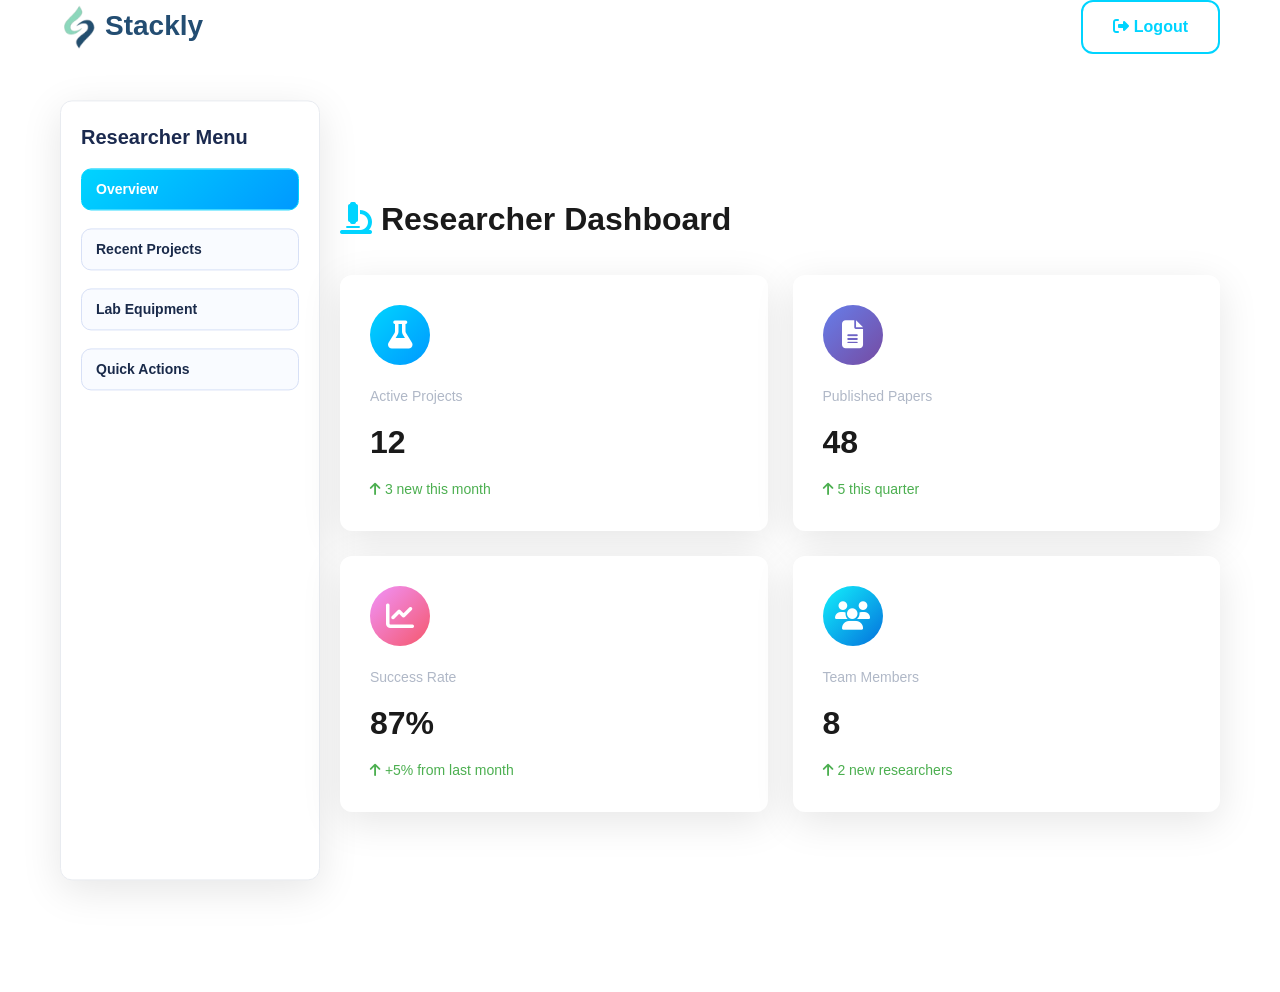
<file: dashboard-researcher.html>
<!DOCTYPE html>
<html lang="en">
<head>
    <meta charset="UTF-8">
    <meta name="viewport" content="width=device-width, initial-scale=1.0">
    <title>Stackly</title>

    <!-- CSS Libraries -->
    <link rel="stylesheet" href="https://cdnjs.cloudflare.com/ajax/libs/animate.css/4.1.1/animate.min.css">
    <link rel="stylesheet" href="https://unpkg.com/aos@2.3.1/dist/aos.css">
    <link rel="stylesheet" href="https://cdnjs.cloudflare.com/ajax/libs/font-awesome/6.4.0/css/all.min.css">

    <!-- Custom CSS -->
    <link rel="stylesheet" href="css/style.css">
</head>
<body class="dashboard">
    <!-- Dashboard Header -->
    <div class="dashboard-header">
        <div class="container">
            <div class="dashboard-nav">
                <div class="logo" data-aos="fade-right">
                        <a href="index.html">
                            <img src="images/logoimg.webp" alt="Stackly Logo" width="40px" height="30px">
                            <span style="color:#234D72;">Stackly</span>
                        </a>
                    </div>

                <div class="dashboard-user">
                   
                    <a href="index.html" class="btn btn-outline" style="margin-left: 20px;">
                        <i class="fas fa-sign-out-alt"></i> Logout
                    </a>
                </div>
            </div>
        </div>
    </div>

    <!-- Dashboard Content -->
    <div class="dashboard-content">
        <div class="container">
            <div class="dashboard-layout">
                <aside class="dashboard-sidebar">
                    <h2>Researcher Menu</h2>
                    <nav>
                        <button class="sidebar-item active" data-target="researcher-overview">Overview</button>
                        <button class="sidebar-item" data-target="researcher-projects">Recent Projects</button>
                        <button class="sidebar-item" data-target="researcher-equipment">Lab Equipment</button>
                        <button class="sidebar-item" data-target="researcher-actions">Quick Actions</button>
                    </nav>
                </aside>
                <main class="dashboard-main">
                    <section id="researcher-overview" class="dashboard-panel active">
                        <h1 style="margin-bottom: 30px; font-size: 32px;" data-aos="fade-up">
                            <i class="fas fa-microscope" style="color: var(--primary-color);"></i>
                            Researcher Dashboard
                        </h1>

                        <!-- Dashboard Cards -->
            <div class="dashboard-grid">
                <div class="dashboard-card" data-aos="fade-up">
                    <div class="card-icon">
                        <i class="fas fa-flask"></i>
                    </div>
                    <div class="card-title">Active Projects</div>
                    <div class="card-value">12</div>
                    <div class="card-change">
                        <i class="fas fa-arrow-up"></i> 3 new this month
                    </div>
                </div>

                <div class="dashboard-card" data-aos="fade-up" data-aos-delay="100">
                    <div class="card-icon" style="background: linear-gradient(135deg, #667eea 0%, #764ba2 100%);">
                        <i class="fas fa-file-alt"></i>
                    </div>
                    <div class="card-title">Published Papers</div>
                    <div class="card-value">48</div>
                    <div class="card-change">
                        <i class="fas fa-arrow-up"></i> 5 this quarter
                    </div>
                </div>

                <div class="dashboard-card" data-aos="fade-up" data-aos-delay="200">
                    <div class="card-icon" style="background: linear-gradient(135deg, #f093fb 0%, #f5576c 100%);">
                        <i class="fas fa-chart-line"></i>
                    </div>
                    <div class="card-title">Success Rate</div>
                    <div class="card-value">87%</div>
                    <div class="card-change">
                        <i class="fas fa-arrow-up"></i> +5% from last month
                    </div>
                </div>

                <div class="dashboard-card" data-aos="fade-up" data-aos-delay="300">
                    <div class="card-icon" style="background: linear-gradient(135deg, #13f1fc 0%, #0470dc 100%);">
                        <i class="fas fa-users"></i>
                    </div>
                    <div class="card-title">Team Members</div>
                    <div class="card-value">8</div>
                    <div class="card-change">
                        <i class="fas fa-arrow-up"></i> 2 new researchers
                    </div>
                </div>
            </div>
                    </section>

            <!-- Recent Projects Section -->
            <section id="researcher-projects" class="dashboard-panel" style="margin-top: 60px;">
                <h2 style="margin-bottom: 30px; font-size: 28px;" data-aos="fade-up">
                    <i class="fas fa-project-diagram" style="color: var(--primary-color);"></i>
                    Recent Projects
                </h2>

                <div class="dashboard-grid" style="grid-template-columns: repeat(auto-fit, minmax(320px, 1fr));">
                    <div class="dashboard-card" data-aos="fade-up">
                        <div style="display: flex; align-items: center; gap: 15px; margin-bottom: 20px;">
                            <div class="card-icon" style="margin-bottom: 0;">
                                <i class="fas fa-dna"></i>
                            </div>
                            <div>
                                <h3 style="margin-bottom: 5px;">Gene Therapy Research</h3>
                                <p style="color: var(--text-secondary); margin: 0; font-size: 14px;">Started: Jan 2024</p>
                            </div>
                        </div>
                        <p style="color: var(--text-secondary); margin-bottom: 15px;">Advanced CRISPR gene editing for hereditary diseases</p>
                        <div style="background: #e0e0e0; height: 8px; border-radius: 4px; overflow: hidden;">
                            <div style="background: var(--gradient-1); width: 75%; height: 100%;"></div>
                        </div>
                        <p style="margin-top: 10px; font-size: 14px; color: var(--text-secondary);">Progress: 75%</p>
                        <a href="404.html" class="btn btn-primary" style="margin-top: 15px; width: 100%;">View Details</a>
                    </div>

                    <div class="dashboard-card" data-aos="fade-up" data-aos-delay="100">
                        <div style="display: flex; align-items: center; gap: 15px; margin-bottom: 20px;">
                            <div class="card-icon" style="margin-bottom: 0; background: linear-gradient(135deg, #667eea 0%, #764ba2 100%);">
                                <i class="fas fa-pills"></i>
                            </div>
                            <div>
                                <h3 style="margin-bottom: 5px;">Drug Development</h3>
                                <p style="color: var(--text-secondary); margin: 0; font-size: 14px;">Started: Feb 2024</p>
                            </div>
                        </div>
                        <p style="color: var(--text-secondary); margin-bottom: 15px;">Novel antibiotic compound for resistant bacteria</p>
                        <div style="background: #e0e0e0; height: 8px; border-radius: 4px; overflow: hidden;">
                            <div style="background: linear-gradient(135deg, #667eea 0%, #764ba2 100%); width: 60%; height: 100%;"></div>
                        </div>
                        <p style="margin-top: 10px; font-size: 14px; color: var(--text-secondary);">Progress: 60%</p>
                        <a href="404.html" class="btn btn-primary" style="margin-top: 15px; width: 100%;">View Details</a>
                    </div>

                    <div class="dashboard-card" data-aos="fade-up" data-aos-delay="200">
                        <div style="display: flex; align-items: center; gap: 15px; margin-bottom: 20px;">
                            <div class="card-icon" style="margin-bottom: 0; background: linear-gradient(135deg, #f093fb 0%, #f5576c 100%);">
                                <i class="fas fa-virus"></i>
                            </div>
                            <div>
                                <h3 style="margin-bottom: 5px;">Vaccine Platform</h3>
                                <p style="color: var(--text-secondary); margin: 0; font-size: 14px;">Started: Mar 2024</p>
                            </div>
                        </div>
                        <p style="color: var(--text-secondary); margin-bottom: 15px;">mRNA-based rapid response vaccine technology</p>
                        <div style="background: #e0e0e0; height: 8px; border-radius: 4px; overflow: hidden;">
                            <div style="background: linear-gradient(135deg, #f093fb 0%, #f5576c 100%); width: 90%; height: 100%;"></div>
                        </div>
                        <p style="margin-top: 10px; font-size: 14px; color: var(--text-secondary);">Progress: 90%</p>
                        <a href="404.html" class="btn btn-primary" style="margin-top: 15px; width: 100%;">View Details</a>
                    </div>
                </div>
            </section>

            <!-- Lab Equipment Section -->
            <section id="researcher-equipment" class="dashboard-panel" style="margin-top: 60px;">
                <h2 style="margin-bottom: 30px; font-size: 28px;" data-aos="fade-up">
                    <i class="fas fa-vials" style="color: var(--primary-color);"></i>
                    Lab Equipment Status
                </h2>

                <div style="background: white; padding: 30px; border-radius: var(--border-radius); box-shadow: var(--box-shadow);" data-aos="fade-up">
                    <div style="display: grid; grid-template-columns: repeat(auto-fit, minmax(200px, 1fr)); gap: 20px;">
                        <div style="text-align: center; padding: 20px; border: 2px solid #e0e0e0; border-radius: var(--border-radius);">
                            <i class="fas fa-microscope" style="font-size: 36px; color: #4caf50; margin-bottom: 10px;"></i>
                            <h4>Microscope A</h4>
                            <p style="color: #4caf50; font-weight: 600; margin: 5px 0;">Available</p>
                        </div>
                        <div style="text-align: center; padding: 20px; border: 2px solid #e0e0e0; border-radius: var(--border-radius);">
                            <i class="fas fa-flask" style="font-size: 36px; color: #ff9800; margin-bottom: 10px;"></i>
                            <h4>Centrifuge B</h4>
                            <p style="color: #ff9800; font-weight: 600; margin: 5px 0;">In Use</p>
                        </div>
                        <div style="text-align: center; padding: 20px; border: 2px solid #e0e0e0; border-radius: var(--border-radius);">
                            <i class="fas fa-vial" style="font-size: 36px; color: #4caf50; margin-bottom: 10px;"></i>
                            <h4>PCR Machine</h4>
                            <p style="color: #4caf50; font-weight: 600; margin: 5px 0;">Available</p>
                        </div>
                        <div style="text-align: center; padding: 20px; border: 2px solid #e0e0e0; border-radius: var(--border-radius);">
                            <i class="fas fa-dna" style="font-size: 36px; color: #f44336; margin-bottom: 10px;"></i>
                            <h4>Sequencer</h4>
                            <p style="color: #f44336; font-weight: 600; margin: 5px 0;">Maintenance</p>
                        </div>
                    </div>
                </div>
            </section>

            <!-- Quick Actions -->
            <section id="researcher-actions" class="dashboard-panel" style="margin-top: 60px; padding-bottom: 60px;">
                <h2 style="margin-bottom: 30px; font-size: 28px;" data-aos="fade-up">
                    <i class="fas fa-bolt" style="color: var(--primary-color);"></i>
                    Quick Actions
                </h2>

                <div style="display: grid; grid-template-columns: repeat(auto-fit, minmax(200px, 1fr)); gap: 20px;" data-aos="fade-up">
                    <a href="404.html" class="btn btn-primary btn-lg" style="width: 100%;">
                        <i class="fas fa-plus-circle"></i> New Project
                    </a>
                    <a href="404.html" class="btn btn-primary btn-lg" style="width: 100%;">
                        <i class="fas fa-calendar"></i> Schedule Lab Time
                    </a>
                    <a href="404.html" class="btn btn-primary btn-lg" style="width: 100%;">
                        <i class="fas fa-upload"></i> Upload Results
                    </a>
                    <a href="404.html" class="btn btn-primary btn-lg" style="width: 100%;">
                        <i class="fas fa-comments"></i> Team Chat
                    </a>
                </div>
            </section>
                </main>
            </div>
        </div>
    </div>

    <!-- JavaScript Libraries -->
    <script src="https://cdnjs.cloudflare.com/ajax/libs/jquery/3.7.0/jquery.min.js"></script>
    <script src="https://unpkg.com/aos@2.3.1/dist/aos.js"></script>

    <!-- Custom JavaScript -->
    <script>
        // Initialize AOS
        if (typeof AOS !== 'undefined') {
            AOS.init({
                duration: 1000,
                easing: 'ease-in-out',
                once: true
            });
        }

        // Sidebar panel switching
        function activatePanel(targetId) {
            document.querySelectorAll('.dashboard-panel').forEach(panel => {
                panel.classList.remove('active');
            });
            document.querySelectorAll('.sidebar-item').forEach(btn => {
                btn.classList.remove('active');
            });
            const activePanel = document.getElementById(targetId);
            if (activePanel) {
                activePanel.classList.add('active');
            }
            const activeBtn = document.querySelector('.sidebar-item[data-target="' + targetId + '"]');
            if (activeBtn) {
                activeBtn.classList.add('active');
            }
        }

        document.querySelectorAll('.sidebar-item').forEach(item => {
            item.addEventListener('click', () => {
                activatePanel(item.getAttribute('data-target'));
            });
        });
    </script>
</body>
</html>
</file>
<file: css/style.css>
/* ================================
   CSS Variables & Root Styles
   ================================ */
:root {
    --primary-color: #00d4ff;
    --secondary-color: #0099ff;
    --accent-color: #ff6b6b;
    --dark-bg: #0a0e27;
    --darker-bg: #060919;
    --light-bg: #ffffff;
    --text-primary: #ffffff;
    --text-secondary: #b0b8c7;
    --text-dark: #1a1a1a;
    --gradient-1: linear-gradient(135deg, #00d4ff 0%, #0099ff 100%);
    --gradient-2: linear-gradient(135deg, #667eea 0%, #764ba2 100%);
    --gradient-3: linear-gradient(135deg, #f093fb 0%, #f5576c 100%);
    --box-shadow: 0 10px 40px rgba(0, 0, 0, 0.1);
    --transition: all 0.3s ease;
    --border-radius: 12px;
}

/* ================================
   Reset & Base Styles
   ================================ */
* {
    margin: 0;
    padding: 0;
    box-sizing: border-box;
}
html, body{
max-width:100%;
overflow-x:hidden;
}
html {
    scroll-behavior: smooth;
    font-size: 16px;
}

body {
    font-family: 'Segoe UI', Tahoma, Geneva, Verdana, sans-serif;
    line-height: 1.6;
    color: var(--text-dark);
    background-color: var(--light-bg);
    overflow-x: hidden;
}

img {
    max-width: 100%;
    height: auto;
    display: block;
}

a {
    text-decoration: none;
    color: inherit;
    transition: var(--transition);
    display: flex;
    gap: 5px;
}

ul {
    list-style: none;
}

/* ================================
   Preloader
   ================================ */
#preloader {
    position: fixed;
    top: 0;
    left: 0;
    width: 100%;
    height: 100%;
    background: var(--dark-bg);
    z-index: 99999;
    display: flex;
    align-items: center;
    justify-content: center;
    flex-direction: column;
}

.loader {
    text-align: center;
}

.dna-loader {
    position: relative;
    width: 80px;
    height: 100px;
}

.dna-strand {
    position: absolute;
    width: 10px;
    height: 10px;
    background: var(--primary-color);
    border-radius: 50%;
    animation: dna-animation 2s infinite;
}

.dna-strand:nth-child(1) {
    left: 0;
    animation-delay: 0s;
}

.dna-strand:nth-child(2) {
    right: 0;
    animation-delay: 0.5s;
}

@keyframes dna-animation {
    0%, 100% {
        top: 0;
        background: var(--primary-color);
    }
    25% {
        top: 25%;
        background: var(--secondary-color);
    }
    50% {
        top: 50%;
        background: var(--accent-color);
    }
    75% {
        top: 75%;
        background: var(--secondary-color);
    }
}

.loading-text {
    color: var(--text-primary);
    margin-top: 30px;
    font-size: 18px;
    font-weight: 500;
    animation: pulse 1.5s infinite;
}

@keyframes pulse {
    0%, 100% {
        opacity: 1;
    }
    50% {
        opacity: 0.5;
    }
}

/* ================================
   Container & Layout
   ================================ */
.container {
    width: 100%;
    max-width: 1200px;
    margin: 0 auto;
    padding: 0 20px;
}

/* ================================
   Header & Navigation
   ================================ */
.header {
    position: fixed;
    top: 0;
    left: 0;
    width: 100%;
    z-index: 1000;
    background: rgba(10, 14, 39, 0.95);
    backdrop-filter: blur(10px);
    box-shadow: 0 2px 20px rgba(0, 0, 0, 0.1);
    transition: var(--transition);
}

.header.scrolled {
    background: rgba(10, 14, 39, 0.98);
    box-shadow: 0 2px 30px rgba(0, 212, 255, 0.2);
}

.navbar {
    padding: 15px 0;
}

.nav-wrapper {
    display: flex;
    align-items: center;
    justify-content: space-between;
}

.logo {
    display: flex;
    
    align-items: center;
    gap: 10px;
    font-size: 28px;
    font-weight: 700;
    color: var(--text-primary);
}

.logo i {
    color: var(--primary-color);
    font-size: 32px;
}

.nav-menu {
    display: flex;
    align-items: center;
    gap: 40px;
}

.nav-list {
    display: flex;
    gap: 30px;
    align-items: center;
}

.nav-link {
    color: var(--text-secondary);
    font-weight: 500;
    position: relative;
    padding: 5px 0;
}

.nav-link::after {
    content: '';
    position: absolute;
    bottom: 0;
    left: 0;
    width: 0;
    height: 2px;
    background: var(--gradient-1);
    transition: var(--transition);
}

.nav-link:hover,
.nav-link.active {
    color: var(--primary-color);
}

.nav-link:hover::after,
.nav-link.active::after {
    width: 100%;
}

.nav-buttons {
    display: flex;
    gap: 15px;
}

.hamburger {
    display: none;
    flex-direction: column;
    gap: 5px;
    cursor: pointer;
    z-index: 1001;
}

.hamburger span {
    width: 25px;
    height: 3px;
    background: var(--text-primary);
    transition: var(--transition);
    border-radius: 3px;
}

.hamburger.active span:nth-child(1) {
    transform: rotate(45deg) translate(8px, 8px);
}

.hamburger.active span:nth-child(2) {
    opacity: 0;
}

.hamburger.active span:nth-child(3) {
    transform: rotate(-45deg) translate(8px, -8px);
}

/* ================================
   Buttons
   ================================ */
.btn {
    display: inline-block;
    padding: 12px 30px;
    font-weight: 600;
    border-radius: var(--border-radius);
    cursor: pointer;
    transition: var(--transition);
    border: 2px solid transparent;
    text-align: center;
}

.btn-primary {
    background: var(--gradient-1);
    color: var(--text-primary);
    box-shadow: 0 5px 20px rgba(0, 212, 255, 0.3);
}

.btn-primary:hover {
    transform: translateY(-3px);
    box-shadow: 0 8px 30px rgba(0, 212, 255, 0.5);
}

.btn-outline {
    border-color: var(--primary-color);
    color: var(--primary-color);
}

.btn-outline:hover {
    background: var(--primary-color);
    color: var(--text-primary);
}

.btn-lg {
    padding: 15px 40px;
    font-size: 18px;
}

/* ================================
   Hero Section
   ================================ */
.hero {
    min-height: 100vh;
    display: flex;
    align-items: center;
    justify-content: center;
    background: var(--dark-bg);
    position: relative;
    overflow: hidden;
    padding-top: 80px;
}

.jarallax-container {
    position: absolute;
    top: 0;
    left: 0;
    width: 100%;
    height: 100%;
    z-index: 1;
}

#particles-js {
    position: absolute;
    width: 100%;
    height: 100%;
}

.hero-content {
    position: relative;
    z-index: 2;
    text-align: center;
    color: var(--text-primary);
}
.hero-content img{
    display: block;
    margin: 0 auto 20px;
    max-width: 200px; /* adjust size if needed */
}

.hero-title {
    font-size: clamp(2.5rem, 8vw, 4.5rem);
    font-weight: 800;
    margin-bottom: 20px;
    line-height: 1.2;
}

.typed-text {
    background: var(--gradient-1);
    -webkit-background-clip: text;
    -webkit-text-fill-color: transparent;
    background-clip: text;
}

.cursor {
    display: inline-block;
    width: 3px;
    background-color: var(--primary-color);
    animation: blink 0.7s infinite;
}

@keyframes blink {
    0%, 100% {
        opacity: 1;
    }
    50% {
        opacity: 0;
    }
}

.hero-subtitle {
    font-size: clamp(1rem, 3vw, 1.5rem);
    color: var(--text-secondary);
    margin-bottom: 40px;
    max-width: 700px;
    margin-left: auto;
    margin-right: auto;
}

.hero-buttons {
    display: flex;
    gap: 20px;
    justify-content: center;
    flex-wrap: wrap;
}

.countdown-section {
    margin-top: 60px;
}

.countdown-label {
    color: var(--text-secondary);
    font-size: 18px;
    margin-bottom: 20px;
}

.countdown {
    display: flex;
    gap: 30px;
    justify-content: center;
    flex-wrap: wrap;
}

.countdown-item {
    text-align: center;
    background: rgba(255, 255, 255, 0.05);
    padding: 20px 30px;
    border-radius: var(--border-radius);
    backdrop-filter: blur(10px);
    border: 1px solid rgba(0, 212, 255, 0.2);
}

.countdown-value {
    display: block;
    font-size: 48px;
    font-weight: 700;
    color: var(--primary-color);
    line-height: 1;
}

.countdown-item .countdown-label {
    display: block;
    font-size: 14px;
    margin-top: 10px;
    margin-bottom: 0;
}

.scroll-indicator {
    position: absolute;
    bottom: 30px;
    left: 50%;
    transform: translateX(-50%);
    z-index: 2;
}

.scroll-down {
    color: var(--text-primary);
    font-size: 30px;
    animation: bounce 2s infinite;
}

@keyframes bounce {
    0%, 20%, 50%, 80%, 100% {
        transform: translateY(0);
    }
    40% {
        transform: translateY(-20px);
    }
    60% {
        transform: translateY(-10px);
    }
}

/* ================================
   Stats Section
   ================================ */
.stats-section {
    padding: 80px 0;
    background: var(--gradient-1);
}

.stats-grid {
    display: grid;
    grid-template-columns: repeat(auto-fit, minmax(200px, 1fr));
    gap: 40px;
}

.stat-item {
    text-align: center;
    color: var(--text-primary);
}

.stat-item i {
    font-size: 48px;
    margin-bottom: 15px;
    opacity: 0.9;
}

.stat-number {
    font-size: 48px;
    font-weight: 700;
    margin-bottom: 10px;
}

.stat-item p {
    font-size: 18px;
    opacity: 0.9;
}

/* ================================
   Section Styles
   ================================ */
section {
    padding: 100px 0;
}

.section-header {
    text-align: center;
    margin-bottom: 60px;
}

.section-title {
    font-size: clamp(2rem, 5vw, 3rem);
    font-weight: 700;
    margin-bottom: 15px;
    position: relative;
    display: inline-block;
}

.section-title::after {
    content: '';
    position: absolute;
    bottom: -10px;
    left: 50%;
    transform: translateX(-50%);
    width: 80px;
    height: 4px;
    background: var(--gradient-1);
    border-radius: 2px;
}

.section-subtitle {
    font-size: 18px;
    color: var(--text-secondary);
    margin-top: 20px;
}

/* ================================
   About Section
   ================================ */
.about {
    background: var(--light-bg);
}

.about-content {
    display: grid;
    grid-template-columns: 1fr 1fr;
    gap: 60px;
    align-items: center;
}

.about-image {
    position: relative;
    border-radius: var(--border-radius);
    overflow: hidden;
    box-shadow: var(--box-shadow);
}

.about-image img {
    width: 100%;
    height: 500px;
    object-fit: cover;
    border-radius: var(--border-radius);
}

.about-experience {
    position: absolute;
    bottom: 30px;
    right: 30px;
    background: var(--gradient-1);
    padding: 30px;
    border-radius: var(--border-radius);
    text-align: center;
    color: var(--text-primary);
}

.exp-number {
    font-size: 48px;
    font-weight: 700;
    line-height: 1;
}

.exp-text {
    font-size: 14px;
    margin-top: 5px;
}

.about-text h3 {
    font-size: 32px;
    margin-bottom: 20px;
    color: var(--text-dark);
}

.about-text p {
    color: var(--text-secondary);
    margin-bottom: 30px;
    line-height: 1.8;
}

.features-list {
    margin-bottom: 30px;
}

.feature-item {
    display: flex;
    gap: 15px;
    margin-bottom: 20px;
}

.feature-item i {
    color: var(--primary-color);
    font-size: 24px;
    flex-shrink: 0;
}

.feature-item h4 {
    margin-bottom: 5px;
    color: var(--text-dark);
}

.feature-item p {
    color: var(--text-secondary);
    margin: 0;
}

/* ================================
   Services Section
   ================================ */
.services {
    background: #f8f9fa;
}

.services-grid {
    display: grid;
    grid-template-columns: repeat(auto-fit, minmax(300px, 1fr));
    gap: 30px;
}

.service-card {
    background: var(--light-bg);
    padding: 40px 30px;
    border-radius: var(--border-radius);
    text-align: center;
    transition: var(--transition);
    box-shadow: 0 5px 20px rgba(0, 0, 0, 0.05);
    border: 2px solid transparent;
}

.service-card:hover {
    transform: translateY(-10px);
    box-shadow: 0 15px 40px rgba(0, 212, 255, 0.2);
    border-color: var(--primary-color);
}

.service-icon {
    width: 80px;
    height: 80px;
    margin: 0 auto 25px;
    background: var(--gradient-1);
    border-radius: 50%;
    display: flex;
    align-items: center;
    justify-content: center;
    font-size: 36px;
    color: var(--text-primary);
}

.service-card h3 {
    font-size: 22px;
    margin-bottom: 15px;
    color: var(--text-dark);
}

.service-card p {
    color: var(--text-secondary);
    margin-bottom: 20px;
    line-height: 1.7;
}

.service-link {
    color: var(--primary-color);
    font-weight: 600;
    display: inline-flex;
    align-items: center;
    gap: 5px;
}

.service-link:hover {
    gap: 10px;
}

/* ================================
   Research Section
   ================================ */
.research {
    background: var(--light-bg);
}

.research-filters {
    display: flex;
    gap: 15px;
    justify-content: center;
    margin-bottom: 50px;
    flex-wrap: wrap;
}

.filter-btn {
    padding: 10px 25px;
    background: transparent;
    border: 2px solid var(--primary-color);
    color: var(--primary-color);
    border-radius: 25px;
    cursor: pointer;
    font-weight: 600;
    transition: var(--transition);
}

.filter-btn:hover,
.filter-btn.active {
    background: var(--primary-color);
    color: var(--text-primary);
}

.research-grid {
    display: grid;
    grid-template-columns: repeat(auto-fit, minmax(320px, 1fr));
    gap: 30px;
}

.research-item {
    background: var(--light-bg);
    border-radius: var(--border-radius);
    overflow: hidden;
    box-shadow: var(--box-shadow);
    transition: var(--transition);
}

.research-item:hover {
    transform: translateY(-10px);
    box-shadow: 0 15px 40px rgba(0, 0, 0, 0.15);
}

.research-image {
    position: relative;
    overflow: hidden;
    height: 250px;
}

.research-image img {
    width: 100%;
    height: 100%;
    object-fit: cover;
    transition: var(--transition);
}

/* ================================
   Dashboard Sidebar + Panels
   ================================ */
.dashboard-layout {
    display: grid;
    grid-template-columns: 280px 1fr;
    gap: 20px;
    align-items: start;
}

.dashboard-sidebar {
    background: #ffffff;
    border: 1px solid #e4e8f1;
    border-radius: 12px;
    padding: 20px;
    position: sticky;
    top: 20px;
    height: fit-content;
    box-shadow: 0 8px 20px rgba(0,0,0,0.05);
}

.dashboard-sidebar h2 {
    margin-bottom: 15px;
    font-size: 20px;
    font-weight: 700;
    color: #1b2a4f;
}

.dashboard-sidebar nav {
    display: flex;
    flex-direction: column;
    gap: 10px;
}

.sidebar-item {
    border: 1px solid #d7e0f6;
    background: #f9fbff;
    color: #1a2a4a;
    text-align: left;
    padding: 12px 14px;
    border-radius: 10px;
    font-size: 14px;
    font-weight: 600;
    cursor: pointer;
    transition: var(--transition);
}

.sidebar-item:hover,
.sidebar-item.active {
    background: var(--gradient-1);
    border-color: var(--primary-color);
    color: #ffffff;
}

.dashboard-main {
    min-width: 0;
}

.dashboard-panel {
    display: none;
    animation: fadeIn 0.35s ease-in;
}

.dashboard-panel.active {
    display: block;
}

@keyframes fadeIn {
    from { opacity: 0; transform: translateY(8px); }
    to { opacity: 1; transform: translateY(0); }
}

@media (max-width: 1000px) {
    .dashboard-layout {
        grid-template-columns: 1fr;
    }

    .dashboard-sidebar {
        position: relative;
        top: 0;
        width: 100%;
        max-width: 100%;
    }
}


.research-item:hover .research-image img {
    transform: scale(1.1);
}

.research-overlay {
    position: absolute;
    top: 0;
    left: 0;
    width: 100%;
    height: 100%;
    background: rgba(0, 212, 255, 0.9);
    display: flex;
    align-items: center;
    justify-content: center;
    opacity: 0;
    transition: var(--transition);
}

.research-item:hover .research-overlay {
    opacity: 1;
}

.research-popup {
    color: var(--text-primary);
    font-size: 36px;
}

.research-content {
    padding: 25px;
}

.research-category {
    display: inline-block;
    padding: 5px 15px;
    background: var(--gradient-1);
    color: var(--text-primary);
    border-radius: 20px;
    font-size: 12px;
    font-weight: 600;
    margin-bottom: 15px;
}

.research-content h3 {
    font-size: 20px;
    margin-bottom: 10px;
    color: var(--text-dark);
}

.research-content p {
    color: var(--text-secondary);
    line-height: 1.6;
}

/* ================================
   Team Section
   ================================ */
.team {
    background: #f8f9fa;
}

.team-slider {
    padding: 20px 0;
}

.team-member {
    text-align: center;
    padding: 20px;
}

.member-image {
    position: relative;
    width: 250px;
    height: 250px;
    margin: 0 auto 25px;
    border-radius: 50%;
    overflow: hidden;
    border: 5px solid var(--primary-color);
}

.member-image img {
    width: 100%;
    height: 100%;
    object-fit: cover;
}

.member-social {
    position: absolute;
    bottom: 0;
    left: 0;
    width: 100%;
    background: rgba(0, 212, 255, 0.95);
    padding: 15px;
    display: flex;
    gap: 15px;
    justify-content: center;
    transform: translateY(100%);
    transition: var(--transition);
}

.team-member:hover .member-social {
    transform: translateY(0);
}

.member-social a {
    color: var(--text-primary);
    font-size: 18px;
    width: 35px;
    height: 35px;
    display: flex;
    align-items: center;
    justify-content: center;
    background: rgba(255, 255, 255, 0.2);
    border-radius: 50%;
}

.member-social a:hover {
    background: var(--light-bg);
    color: var(--primary-color);
}

.member-info h3 {
    font-size: 22px;
    margin-bottom: 5px;
    color: var(--text-dark);
}

.member-info p {
    color: var(--primary-color);
    font-weight: 600;
    margin-bottom: 5px;
}

.member-info span {
    color: var(--text-secondary);
    font-size: 14px;
}

/* ================================
   Testimonials Section
   ================================ */
.testimonials {
    background: var(--dark-bg);
    color: var(--text-primary);
}

.testimonials .section-title {
    color: var(--text-primary);
}

.testimonials .section-subtitle {
    color: var(--text-secondary);
}

.testimonials-slider {
    padding: 20px 0;
}

.testimonial-card {
    background: rgba(255, 255, 255, 0.05);
    padding: 40px;
    border-radius: var(--border-radius);
    backdrop-filter: blur(10px);
    border: 1px solid rgba(255, 255, 255, 0.1);
    margin: 0 15px;
}

.testimonial-content {
    margin-bottom: 30px;
}

.quote-icon {
    font-size: 48px;
    color: var(--primary-color);
    margin-bottom: 20px;
}

.testimonial-content p {
    font-size: 18px;
    line-height: 1.8;
    color: var(--text-secondary);
    margin-bottom: 20px;
}

.rating {
    display: flex;
    gap: 5px;
}

.rating i {
    color: #ffc107;
}

.testimonial-author {
    display: flex;
    align-items: center;
    gap: 20px;
}

.testimonial-author img {
    width: 60px;
    height: 60px;
    border-radius: 50%;
    border: 3px solid var(--primary-color);
}

.author-info h4 {
    margin-bottom: 5px;
    color: var(--text-primary);
}

.author-info p {
    color: var(--text-secondary);
    font-size: 14px;
}

/* ================================
   Contact Section
   ================================ */
.contact {
    background: #f8f9fa;
}

.contact-wrapper {
    display: grid;
    grid-template-columns: 1fr 1.5fr;
    gap: 60px;
    align-items: start;
}

.info-item {
    display: flex;
    gap: 20px;
    margin-bottom: 30px;
}

.info-icon {
    width: 60px;
    height: 60px;
    background: var(--gradient-1);
    border-radius: 50%;
    display: flex;
    align-items: center;
    justify-content: center;
    color: var(--text-primary);
    font-size: 24px;
    flex-shrink: 0;
}

.info-content h3 {
    font-size: 20px;
    margin-bottom: 10px;
    color: var(--text-dark);
}

.info-content p {
    color: var(--text-secondary);
    line-height: 1.7;
}

.contact-form {
    background: var(--light-bg);
    padding: 40px;
    border-radius: var(--border-radius);
    box-shadow: var(--box-shadow);
}

.form-row {
    display: grid;
    grid-template-columns: 1fr 1fr;
    gap: 20px;
    margin-bottom: 20px;
}

.form-group {
    margin-bottom: 20px;
}

.form-control {
    width: 100%;
    padding: 15px 20px;
    border: 2px solid #e0e0e0;
    border-radius: var(--border-radius);
    font-size: 16px;
    transition: var(--transition);
    font-family: inherit;
}

.form-control:focus {
    outline: none;
    border-color: var(--primary-color);
    box-shadow: 0 0 0 3px rgba(0, 212, 255, 0.1);
}

textarea.form-control {
    resize: vertical;
    min-height: 120px;
}

/* ================================
   Footer
   ================================ */
.footer {
    background: var(--dark-bg);
    color: var(--text-primary);
    padding: 60px 0 0;
}

.footer-content {
    display: grid;
    grid-template-columns: 2fr 1fr 1fr 1.5fr;
    gap: 40px;
    margin-bottom: 40px;
}

.footer-logo {
    display: flex;
    align-items: center;
    gap: 10px;
    font-size: 28px;
    font-weight: 700;
    margin-bottom: 20px;
}

.footer-logo i {
    color: var(--primary-color);
    font-size: 32px;
}

.footer-column p {
    color: var(--text-secondary);
    line-height: 1.8;
    margin-bottom: 20px;
}

.social-links {
    display: flex;
    gap: 15px;
}

.social-link {
    width: 40px;
    height: 40px;
    background: rgba(255, 255, 255, 0.1);
    border-radius: 50%;
    display: flex;
    align-items: center;
    justify-content: center;
    transition: var(--transition);
}

.social-link:hover {
    background: var(--primary-color);
    transform: translateY(-5px);
}

.footer-column h3 {
    font-size: 20px;
    margin-bottom: 20px;
}

.footer-links li {
    margin-bottom: 12px;
}

.footer-links a {
    color: var(--text-secondary);
    transition: var(--transition);
}

.footer-links a:hover {
    color: var(--primary-color);
    padding-left: 5px;
}

.newsletter-form {
    display: flex;
    margin-bottom: 20px;
}

.newsletter-form input {
    flex: 1;
    padding: 12px 15px;
    border: none;
    border-radius: var(--border-radius) 0 0 var(--border-radius);
    background: rgba(255, 255, 255, 0.1);
    color: var(--text-primary);
}

.newsletter-form button {
    padding: 12px 20px;
    border: none;
    background: var(--gradient-1);
    color: var(--text-primary);
    border-radius: 0 var(--border-radius) var(--border-radius) 0;
    cursor: pointer;
    transition: var(--transition);
}

.newsletter-form button:hover {
    transform: scale(1.05);
}

.footer-contact p {
    display: flex;
    align-items: center;
    gap: 10px;
    margin-bottom: 10px;
    color: var(--text-secondary);
}

.footer-contact i {
    color: var(--primary-color);
}

.footer-bottom {
    border-top: 1px solid rgba(255, 255, 255, 0.1);
    padding: 30px 0;
    display: flex;
    justify-content: space-between;
    align-items: center;
}

.footer-bottom p {
    color: var(--text-secondary);
    margin: 0;
}

.footer-bottom-links {
    display: flex;
    gap: 30px;
}

.footer-bottom-links a {
    color: var(--text-secondary);
}

.footer-bottom-links a:hover {
    color: var(--primary-color);
}

/* ================================
   Scroll to Top
   ================================ */
.scroll-top {
    position: fixed;
    bottom: 30px;
    right: 30px;
    width: 50px;
    height: 50px;
    background: var(--gradient-1);
    color: var(--text-primary);
    border: none;
    border-radius: 50%;
    font-size: 20px;
    cursor: pointer;
    box-shadow: 0 5px 20px rgba(0, 212, 255, 0.4);
    opacity: 0;
    visibility: hidden;
    transition: var(--transition);
    z-index: 999;
}

.scroll-top.visible {
    opacity: 1;
    visibility: visible;
}

.scroll-top:hover {
    transform: translateY(-5px);
    box-shadow: 0 8px 30px rgba(0, 212, 255, 0.6);
}

/* ================================
   Responsive Design - Media Queries
   ================================ */

/* Tablets and below (768px) */
@media screen and (max-width: 768px) {
    html {
        font-size: 14px;
    }

    .hamburger {
        display: flex;
    }

    .nav-menu {
        position: fixed;
        top: 0;
        right: -100%;
        width: 100%;
        max-width: 350px;
        height: 100vh;
        background: var(--dark-bg);
        flex-direction: column;
        padding: 100px 30px 30px;
        transition: var(--transition);
        box-shadow: -5px 0 20px rgba(0, 0, 0, 0.3);
    }

    .nav-menu.active {
        right: 0;
    }

    .nav-list {
        flex-direction: column;
        gap: 20px;
        width: 100%;
    }

    .nav-link {
        font-size: 18px;
    }

    .nav-buttons {
        flex-direction: column;
        width: 100%;
        margin-top: 20px;
    }

    .nav-buttons .btn {
        width: 100%;
    }

    .about-content {
        grid-template-columns: 1fr;
        gap: 40px;
    }

    .contact-wrapper {
        grid-template-columns: 1fr;
        gap: 40px;
    }

    .form-row {
        grid-template-columns: 1fr;
    }

    .footer-content {
        grid-template-columns: 1fr 1fr;
        gap: 30px;
    }

    .footer-bottom {
        flex-direction: column;
        gap: 20px;
        text-align: center;
    }

    .footer-bottom-links {
        flex-direction: column;
        gap: 15px;
    }

    .countdown {
        gap: 15px;
    }

    .countdown-item {
        padding: 15px 20px;
    }

    .countdown-value {
        font-size: 36px;
    }

    .stats-grid {
        grid-template-columns: repeat(2, 1fr);
        gap: 30px;
    }

    .services-grid {
        grid-template-columns: 1fr;
    }

    .research-grid {
        grid-template-columns: 1fr;
    }
}

/* Mobile devices (480px) */
@media screen and (max-width: 480px) {
    .container {
        padding: 0 15px;
    }

    section {
        padding: 60px 0;
    }

    .hero {
        padding-top: 70px;
    }

    .hero-buttons {
        flex-direction: column;
        gap: 15px;
    }

    .hero-buttons .btn {
        width: 100%;
    }

    .stats-grid {
        grid-template-columns: 1fr;
        gap: 25px;
    }

    .countdown {
        gap: 10px;
    }

    .countdown-item {
        padding: 12px 15px;
    }

    .countdown-value {
        font-size: 28px;
    }

    .countdown-item .countdown-label {
        font-size: 12px;
    }

    .about-image img {
        height: 350px;
    }

    .about-experience {
        bottom: 20px;
        right: 20px;
        padding: 20px;
    }

    .exp-number {
        font-size: 36px;
    }

    .service-card {
        padding: 30px 20px;
    }

    .member-image {
        width: 200px;
        height: 200px;
    }

    .testimonial-card {
        padding: 25px;
        margin: 0 10px;
    }

    .testimonial-content p {
        font-size: 16px;
    }

    .contact-form {
        padding: 25px;
    }

    .footer-content {
        grid-template-columns: 1fr;
    }

    .scroll-top {
        width: 45px;
        height: 45px;
        bottom: 20px;
        right: 20px;
    }
}

/* Extra small devices (320px) */
@media screen and (max-width: 320px) {
    html {
        font-size: 13px;
    }

    .logo {
        font-size: 24px;
    }

    .logo i {
        font-size: 28px;
    }

    .hero-title {
        font-size: 2rem;
    }

    .section-title {
        font-size: 1.8rem;
    }

    .stat-number {
        font-size: 36px;
    }

    .stat-item i {
        font-size: 36px;
    }

    .countdown-value {
        font-size: 24px;
    }

    .about-image img {
        height: 300px;
    }

    .member-image {
        width: 180px;
        height: 180px;
    }

    .service-icon {
        width: 60px;
        height: 60px;
        font-size: 28px;
    }
}

/* ================================
   Owl Carousel Custom Styles
   ================================ */
.owl-carousel .owl-nav button {
    position: absolute;
    top: 50%;
    transform: translateY(-50%);
    width: 50px;
    height: 50px;
    background: var(--gradient-1) !important;
    color: var(--text-primary) !important;
    border-radius: 50%;
    font-size: 24px;
    transition: var(--transition);
}

.owl-carousel .owl-nav button:hover {
    transform: translateY(-50%) scale(1.1);
}

.owl-carousel .owl-nav button.owl-prev {
    left: -60px;
}

.owl-carousel .owl-nav button.owl-next {
    right: -60px;
}

.owl-carousel .owl-dots {
    text-align: center;
    margin-top: 30px;
}

.owl-carousel .owl-dot {
    width: 12px;
    height: 12px;
    background: #ddd;
    border-radius: 50%;
    display: inline-block;
    margin: 0 5px;
    transition: var(--transition);
}

.owl-carousel .owl-dot.active {
    background: var(--primary-color);
    width: 30px;
    border-radius: 6px;
}

/* ================================
   Slick Carousel Custom Styles
   ================================ */
.slick-slider .slick-arrow {
    width: 50px;
    height: 50px;
    background: var(--gradient-1);
    border-radius: 50%;
    z-index: 10;
    transition: var(--transition);
}

.slick-slider .slick-arrow:hover {
    transform: scale(1.1);
}

.slick-slider .slick-arrow::before {
    font-size: 24px;
}

.slick-slider .slick-prev {
    left: -60px;
}

.slick-slider .slick-next {
    right: -60px;
}

.slick-dots {
    bottom: -50px;
}

.slick-dots li button:before {
    font-size: 12px;
    color: var(--primary-color);
}

.slick-dots li.slick-active button:before {
    color: var(--primary-color);
}

/* ================================
   Login & Form Page Styles
   ================================ */
.auth-page {
    min-height: 100vh;
    display: flex;
    align-items: center;
    justify-content: center;
    background: var(--dark-bg);
    padding: 50px 20px;
}

.auth-container {
    background: rgba(255, 255, 255, 0.05);
    backdrop-filter: blur(10px);
    border-radius: var(--border-radius);
    padding: 50px;
    max-width: 500px;
    width: 100%;
    box-shadow: 0 20px 60px rgba(0, 0, 0, 0.3);
    border: 1px solid rgba(255, 255, 255, 0.1);
}

.auth-header {
    text-align: center;
    margin-bottom: 40px;
}

.auth-logo {
    display: flex;
    align-items: center;
    justify-content: center;
    gap: 10px;
    font-size: 32px;
    font-weight: 700;
    color: var(--text-primary);
    margin-bottom: 10px;
}

.auth-logo i {
    color: var(--primary-color);
    font-size: 36px;
}

.auth-header h1 {
    color: var(--text-primary);
    font-size: 28px;
    margin-bottom: 10px;
}

.auth-header p {
    color: var(--text-secondary);
}

.login-options {
    display: flex;
    gap: 15px;
    margin-bottom: 30px;
}

.login-option-btn {
    flex: 1;
    padding: 12px;
    background: rgba(255, 255, 255, 0.1);
    border: 2px solid transparent;
    color: var(--text-secondary);
    border-radius: var(--border-radius);
    cursor: pointer;
    transition: var(--transition);
    font-size: 16px;
    font-weight: 600;
}

.login-option-btn.active,
.login-option-btn:hover {
    background: var(--gradient-1);
    color: var(--text-primary);
    border-color: var(--primary-color);
}

.auth-form .form-control {
    background: rgba(255, 255, 255, 0.1);
    border-color: rgba(255, 255, 255, 0.2);
    color: var(--text-secondary);
}

.auth-form .form-control::placeholder {
    color: var(--text-secondary);
}

.auth-form .form-control:focus {
    background: rgba(255, 255, 255, 0.15);
    border-color: var(--primary-color);
}

.form-options {
    display: flex;
    justify-content: space-between;
    align-items: center;
    margin-bottom: 25px;
}

.remember-me {
    display: flex;
    align-items: center;
    gap: 8px;
    color: var(--text-secondary);
}

.forgot-password {
    color: var(--primary-color);
    font-size: 14px;
}

.auth-divider {
    text-align: center;
    margin: 30px 0;
    position: relative;
}

.auth-divider::before {
    content: '';
    position: absolute;
    top: 50%;
    left: 0;
    width: 100%;
    height: 1px;
    background: rgba(255, 255, 255, 0.1);
}

.auth-divider span {
    background: rgba(10, 14, 39, 0.95);
    padding: 0 15px;
    color: var(--text-secondary);
    position: relative;
}

.auth-link {
    text-align: center;
    margin-top: 25px;
    color: var(--text-secondary);
}

.auth-link a {
    color: var(--primary-color);
    font-weight: 600;
}

.auth-social-group {
    display: flex;
    gap: 10px;
    margin-bottom: 20px;
    width: 100%;
}

.auth-social-btn {
    flex: 1;
    display: flex;
    align-items: center;
    justify-content: center;
    gap: 8px;
    padding: 10px 14px;
    border-radius: 10px;
    min-height: 45px;
    font-size: 0.95rem;
    white-space: nowrap;
    overflow: hidden;
    text-overflow: ellipsis;
}

.auth-social-btn i {
    min-width: 20px;
    text-align: center;
}

@media (max-width: 500px) {
    .auth-social-group {
        flex-direction: column;
    }
    .auth-social-btn {
        width: 100%;
    }
}


.dashboard-nav {
    display: flex;
    justify-content: space-between;
    align-items: center;
}

.dashboard-user {
    display: flex;
    align-items: center;
    gap: 15px;
}

.user-avatar {
    width: 45px;
    height: 45px;
    border-radius: 50%;
    border: 2px solid var(--primary-color);
}

.user-info h3 {
    font-size: 16px;
    margin-bottom: 2px;
}

.user-info p {
    font-size: 13px;
    color: var(--text-secondary);
}

.dashboard-content {
    padding: 40px 0;
}

.dashboard-layout {
    display: grid;
    grid-template-columns: 260px 1fr;
    gap: 20px;
    align-items: start;
}

.dashboard-sidebar {
    background: #ffffff;
    border-radius: var(--border-radius);
    box-shadow: var(--box-shadow);
    border: 1px solid #e8ebf0;
    padding: 20px;
    height: fit-content;
    position: sticky;
    top: 100px;
    align-self: start;
    min-height: calc(100vh - 120px);
}

.dashboard-sidebar h3 {
    margin-bottom: 15px;
    font-size: 20px;
    color: #111827;
}

.sidebar-nav {
    list-style: none;
    margin: 0;
    padding: 0;
    display: flex;
    flex-direction: column;
    gap: 8px;
}

.sidebar-nav li a {
    display: flex;
    align-items: center;
    gap: 12px;
    padding: 10px 14px;
    border-radius: 10px;
    color: #2d3748;
    font-weight: 600;
    transition: var(--transition);
}

.sidebar-nav li a:hover,
.sidebar-nav li a.active {
    background: rgba(0, 212, 255, 0.1);
    color: #0078d7;
}

.sidebar-section {
    margin-top: 20px;
}

.sidebar-section h4 {
    font-size: 14px;
    text-transform: uppercase;
    color: #687182;
    margin-bottom: 10px;
}

.sidebar-item {
    display: grid;
    grid-template-columns: 1fr auto;
    gap: 10px;
    margin-bottom: 8px;
}

.sidebar-item span:last-child {
    font-weight: 700;
    color: var(--primary-color);
}

.sidebar-backdrop {
    position: fixed;
    inset: 0;
    background: rgba(0,0,0,0.45);
    z-index: 980;
    opacity: 0;
    pointer-events: none;
    transition: opacity 0.3s ease;
}

.sidebar-backdrop.show {
    opacity: 1;
    pointer-events: auto;
}

@media (max-width: 900px) {
    .dashboard-layout {
        display: block;
    }

    .dashboard-sidebar {
        position: relative;
        top: auto;
        left: auto;
        width: 100%;
        max-width: 100%;
        height: auto;
        z-index: 1;
        transition: none;
        min-height: auto;
        box-shadow: none;
        border-radius: var(--border-radius);
        margin-bottom: 20px;
    }

    .dashboard-sidebar.open {
        left: auto;
    }

    .dashboard-header {
        display: flex;
        justify-content: space-between;
        align-items: center;
        padding: 12px 20px;
    }

    .sidebar-toggle {
        display: none;
    }

    .dashboard-content {
        padding-top: 20px;
    }
}

.dashboard-grid {
    display: grid;
    grid-template-columns: repeat(auto-fit, minmax(280px, 1fr));
    gap: 25px;
    margin-bottom: 40px;
}

.dashboard-card {
    background: var(--light-bg);
    padding: 30px;
    border-radius: var(--border-radius);
    box-shadow: var(--box-shadow);
    transition: var(--transition);
}

.dashboard-card:hover {
    transform: translateY(-5px);
    box-shadow: 0 15px 40px rgba(0, 0, 0, 0.1);
}

.card-icon {
    width: 60px;
    height: 60px;
    background: var(--gradient-1);
    border-radius: 50%;
    display: flex;
    align-items: center;
    justify-content: center;
    color: var(--text-primary);
    font-size: 28px;
    margin-bottom: 20px;
}

.card-title {
    font-size: 14px;
    color: var(--text-secondary);
    margin-bottom: 10px;
}

.card-value {
    font-size: 32px;
    font-weight: 700;
    color: var(--text-dark);
    margin-bottom: 10px;
}

.card-change {
    font-size: 14px;
    color: #4caf50;
}

.card-change.negative {
    color: #f44336;
}

/* ================================
   404 Page Styles
   ================================ */
.error-page {
    min-height: 100vh;
    display: flex;
    align-items: center;
    justify-content: center;
    background: var(--dark-bg);
    text-align: center;
    padding: 20px;
}

.error-content h1 {
    font-size: clamp(100px, 20vw, 200px);
    font-weight: 800;
    background: var(--gradient-1);
    -webkit-background-clip: text;
    -webkit-text-fill-color: transparent;
    background-clip: text;
    line-height: 1;
    margin-bottom: 20px;
}

.error-content h2 {
    color: var(--text-primary);
    font-size: clamp(24px, 5vw, 36px);
    margin-bottom: 15px;
}

.error-content p {
    color: var(--text-secondary);
    font-size: 18px;
    margin-bottom: 30px;
    max-width: 500px;
    margin-left: auto;
    margin-right: auto;
}

.error-icon {
    font-size: 100px;
    color: var(--primary-color);
    margin-bottom: 30px;
    animation: float 3s ease-in-out infinite;
}

@keyframes float {
    0%, 100% {
        transform: translateY(0);
    }
    50% {
        transform: translateY(-20px);
    }
}

/* ================================
   Utility Classes
   ================================ */
.text-center {
    text-align: center;
}

.text-primary {
    color: var(--primary-color);
}

.mt-1 { margin-top: 10px; }
.mt-2 { margin-top: 20px; }
.mt-3 { margin-top: 30px; }
.mb-1 { margin-bottom: 10px; }
.mb-2 { margin-bottom: 20px; }
.mb-3 { margin-bottom: 30px; }

.hidden {
    display: none;
}

.visible {
    display: block;
}
</file>
